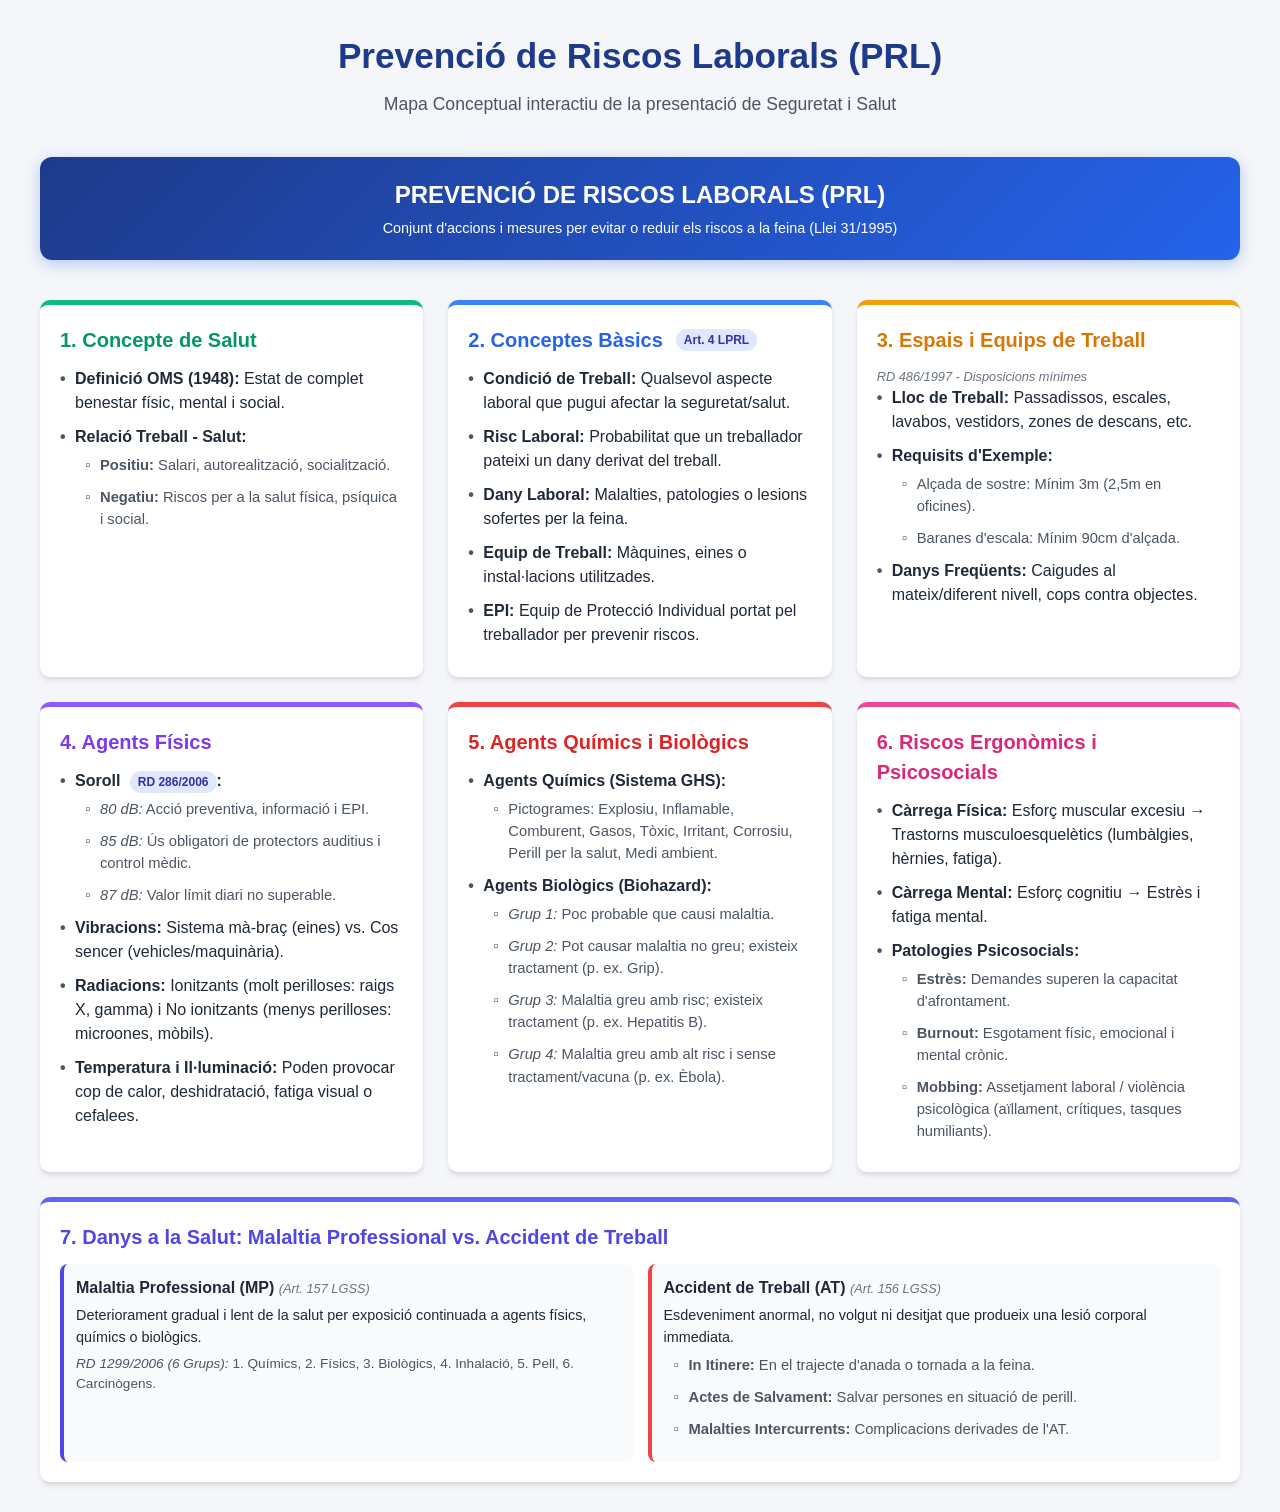
<file: picasso/ipo/ra2.1/index.html>
<!DOCTYPE html>
<html lang="es">
<head>
  <meta charset="UTF-8">
  <meta name="viewport" content="width=device-width, initial-scale=1.0">
  <title>Mapa Conceptual - Prevenció de Riscos Laborals (PRL)</title>
  <style>
    :root {
      --bg-color: #f4f6f9;
      --card-bg: #ffffff;
      --primary: #1e3a8a;
      --secondary: #2563eb;
      --accent-1: #059669;
      --accent-2: #d97706;
      --accent-3: #dc2626;
      --accent-4: #7c3aed;
      --text-main: #1f2937;
      --text-muted: #4b5563;
      --border: #e5e7eb;
    }

    * {
      box-sizing: border-box;
      margin: 0;
      padding: 0;
      font-family: 'Segoe UI', Tahoma, Geneva, Verdana, sans-serif;
    }

    body {
      background-color: var(--bg-color);
      color: var(--text-main);
      padding: 30px 20px;
      line-height: 1.5;
    }

    header {
      text-align: center;
      margin-bottom: 40px;
    }

    header h1 {
      color: var(--primary);
      font-size: 2.2rem;
      margin-bottom: 8px;
    }

    header p {
      color: var(--text-muted);
      font-size: 1.1rem;
    }

    .tree-container {
      max-width: 1200px;
      margin: 0 auto;
    }

    /* Core Node */
    .main-node {
      background: linear-gradient(135deg, #1e3a8a, #2563eb);
      color: white;
      text-align: center;
      padding: 20px;
      border-radius: 12px;
      font-size: 1.5rem;
      font-weight: bold;
      box-shadow: 0 4px 15px rgba(37, 99, 235, 0.3);
      margin-bottom: 40px;
    }

    /* Concept Grid */
    .grid {
      display: grid;
      grid-template-columns: repeat(auto-fit, minmax(340px, 1fr));
      gap: 25px;
    }

    .card {
      background: var(--card-bg);
      border-radius: 10px;
      padding: 20px;
      border-top: 5px solid var(--secondary);
      box-shadow: 0 4px 6px -1px rgba(0, 0, 0, 0.1), 0 2px 4px -1px rgba(0, 0, 0, 0.06);
      transition: transform 0.2s ease, box-shadow 0.2s ease;
    }

    .card:hover {
      transform: translateY(-3px);
      box-shadow: 0 10px 15px -3px rgba(0, 0, 0, 0.1);
    }

    .card.c-salut { border-color: #10b981; }
    .card.c-basics { border-color: #3b82f6; }
    .card.c-espais { border-color: #f59e0b; }
    .card.c-fisics { border-color: #8b5cf6; }
    .card.c-quimics { border-color: #ef4444; }
    .card.c-ergonomics { border-color: #ec4899; }
    .card.c-danys { border-color: #6366f1; }

    .card h2 {
      font-size: 1.25rem;
      margin-bottom: 12px;
      display: flex;
      align-items: center;
      gap: 8px;
    }

    .card.c-salut h2 { color: #059669; }
    .card.c-basics h2 { color: #2563eb; }
    .card.c-espais h2 { color: #d97706; }
    .card.c-fisics h2 { color: #7c3aed; }
    .card.c-quimics h2 { color: #dc2626; }
    .card.c-ergonomics h2 { color: #db2777; }
    .card.c-danys h2 { color: #4f46e5; }

    ul {
      list-style: none;
      padding-left: 0;
    }

    li {
      margin-bottom: 10px;
      padding-left: 15px;
      position: relative;
    }

    li::before {
      content: "•";
      position: absolute;
      left: 0;
      color: var(--text-muted);
      font-weight: bold;
    }

    .sub-list {
      margin-top: 5px;
      margin-left: 10px;
      font-size: 0.92rem;
      color: var(--text-muted);
    }

    .sub-list li::before {
      content: "▫";
    }

    .badge {
      display: inline-block;
      background-color: #e0e7ff;
      color: #3730a3;
      font-size: 0.75rem;
      font-weight: 600;
      padding: 2px 8px;
      border-radius: 9999px;
      margin-left: 5px;
    }

    .legal-tag {
      font-size: 0.8rem;
      color: #6b7280;
      font-style: italic;
    }
  </style>
</head>
<body>

  <header>
    <h1>Prevenció de Riscos Laborals (PRL)</h1>
    <p>Mapa Conceptual interactiu de la presentació de Seguretat i Salut</p>
  </header>

  <div class="tree-container">
    <div class="main-node">
      PREVENCIÓ DE RISCOS LABORALS (PRL)
      <div style="font-size: 0.9rem; font-weight: normal; margin-top: 5px;">
        Conjunt d'accions i mesures per evitar o reduir els riscos a la feina (Llei 31/1995)
      </div>
    </div>

    <div class="grid">

      <!-- 1. SALUT I TREBALL -->
      <div class="card c-salut">
        <h2>1. Concepte de Salut</h2>
        <ul>
          <li><strong>Definició OMS (1948):</strong> Estat de complet benestar físic, mental i social.</li>
          <li><strong>Relació Treball - Salut:</strong>
            <ul class="sub-list">
              <li><strong>Positiu:</strong> Salari, autorealització, socialització.</li>
              <li><strong>Negatiu:</strong> Riscos per a la salut física, psíquica i social.</li>
            </ul>
          </li>
        </ul>
      </div>

      <!-- 2. CONCEPTES BÀSICS -->
      <div class="card c-basics">
        <h2>2. Conceptes Bàsics <span class="badge">Art. 4 LPRL</span></h2>
        <ul>
          <li><strong>Condició de Treball:</strong> Qualsevol aspecte laboral que pugui afectar la seguretat/salut.</li>
          <li><strong>Risc Laboral:</strong> Probabilitat que un treballador pateixi un dany derivat del treball.</li>
          <li><strong>Dany Laboral:</strong> Malalties, patologies o lesions sofertes per la feina.</li>
          <li><strong>Equip de Treball:</strong> Màquines, eines o instal·lacions utilitzades.</li>
          <li><strong>EPI:</strong> Equip de Protecció Individual portat pel treballador per prevenir riscos.</li>
        </ul>
      </div>

      <!-- 3. ESPAIS I EQUIPS -->
      <div class="card c-espais">
        <h2>3. Espais i Equips de Treball</h2>
        <div class="legal-tag">RD 486/1997 - Disposicions mínimes</div>
        <ul>
          <li><strong>Lloc de Treball:</strong> Passadissos, escales, lavabos, vestidors, zones de descans, etc.</li>
          <li><strong>Requisits d'Exemple:</strong>
            <ul class="sub-list">
              <li>Alçada de sostre: Mínim 3m (2,5m en oficines).</li>
              <li>Baranes d'escala: Mínim 90cm d'alçada.</li>
            </ul>
          </li>
          <li><strong>Danys Freqüents:</strong> Caigudes al mateix/diferent nivell, cops contra objectes.</li>
        </ul>
      </div>

      <!-- 4. AGENTS FÍSICS -->
      <div class="card c-fisics">
        <h2>4. Agents Físics</h2>
        <ul>
          <li><strong>Soroll <span class="badge">RD 286/2006</span>:</strong>
            <ul class="sub-list">
              <li><em>80 dB:</em> Acció preventiva, informació i EPI.</li>
              <li><em>85 dB:</em> Ús obligatori de protectors auditius i control mèdic.</li>
              <li><em>87 dB:</em> Valor límit diari no superable.</li>
            </ul>
          </li>
          <li><strong>Vibracions:</strong> Sistema mà-braç (eines) vs. Cos sencer (vehicles/maquinària).</li>
          <li><strong>Radiacions:</strong> Ionitzants (molt perilloses: raigs X, gamma) i No ionitzants (menys perilloses: microones, mòbils).</li>
          <li><strong>Temperatura i Il·luminació:</strong> Poden provocar cop de calor, deshidratació, fatiga visual o cefalees.</li>
        </ul>
      </div>

      <!-- 5. AGENTS QUÍMICS I BIOLÒGICS -->
      <div class="card c-quimics">
        <h2>5. Agents Químics i Biològics</h2>
        <ul>
          <li><strong>Agents Químics (Sistema GHS):</strong>
            <ul class="sub-list">
              <li>Pictogrames: Explosiu, Inflamable, Comburent, Gasos, Tòxic, Irritant, Corrosiu, Perill per la salut, Medi ambient.</li>
            </ul>
          </li>
          <li><strong>Agents Biològics (Biohazard):</strong>
            <ul class="sub-list">
              <li><em>Grup 1:</em> Poc probable que causi malaltia.</li>
              <li><em>Grup 2:</em> Pot causar malaltia no greu; existeix tractament (p. ex. Grip).</li>
              <li><em>Grup 3:</em> Malaltia greu amb risc; existeix tractament (p. ex. Hepatitis B).</li>
              <li><em>Grup 4:</em> Malaltia greu amb alt risc i sense tractament/vacuna (p. ex. Èbola).</li>
            </ul>
          </li>
        </ul>
      </div>

      <!-- 6. ERGONOMIA I PSICOSOCIALS -->
      <div class="card c-ergonomics">
        <h2>6. Riscos Ergonòmics i Psicosocials</h2>
        <ul>
          <li><strong>Càrrega Física:</strong> Esforç muscular excesiu &rarr; Trastorns musculoesquelètics (lumbàlgies, hèrnies, fatiga).</li>
          <li><strong>Càrrega Mental:</strong> Esforç cognitiu &rarr; Estrès i fatiga mental.</li>
          <li><strong>Patologies Psicosocials:</strong>
            <ul class="sub-list">
              <li><strong>Estrès:</strong> Demandes superen la capacitat d'afrontament.</li>
              <li><strong>Burnout:</strong> Esgotament físic, emocional i mental crònic.</li>
              <li><strong>Mobbing:</strong> Assetjament laboral / violència psicològica (aïllament, crítiques, tasques humiliants).</li>
            </ul>
          </li>
        </ul>
      </div>

      <!-- 7. DANYS A LA SALUT -->
      <div class="card c-danys" style="grid-column: 1 / -1;">
        <h2>7. Danys a la Salut: Malaltia Professional vs. Accident de Treball</h2>
        <div style="display: grid; grid-template-columns: repeat(auto-fit, minmax(300px, 1fr)); gap: 15px; margin-top: 10px;">
          
          <div style="background: #f8fafc; padding: 12px; border-radius: 8px; border-left: 4px solid #4f46e5;">
            <strong>Malaltia Professional (MP)</strong> <span class="legal-tag">(Art. 157 LGSS)</span>
            <p style="font-size: 0.9rem; margin-top: 5px;">Deteriorament gradual i lent de la salut per exposició continuada a agents físics, químics o biològics.</p>
            <p style="font-size: 0.85rem; color: var(--text-muted); margin-top: 5px;">
              <em>RD 1299/2006 (6 Grups):</em> 1. Químics, 2. Físics, 3. Biològics, 4. Inhalació, 5. Pell, 6. Carcinògens.
            </p>
          </div>

          <div style="background: #f8fafc; padding: 12px; border-radius: 8px; border-left: 4px solid #ef4444;">
            <strong>Accident de Treball (AT)</strong> <span class="legal-tag">(Art. 156 LGSS)</span>
            <p style="font-size: 0.9rem; margin-top: 5px;">Esdeveniment anormal, no volgut ni desitjat que produeix una lesió corporal immediata.</p>
            <ul class="sub-list" style="margin-top: 5px;">
              <li><strong>In Itinere:</strong> En el trajecte d'anada o tornada a la feina.</li>
              <li><strong>Actes de Salvament:</strong> Salvar persones en situació de perill.</li>
              <li><strong>Malalties Intercurrents:</strong> Complicacions derivades de l'AT.</li>
            </ul>
          </div>

        </div>
      </div>

    </div>
  </div>

</body>
</html>
</file>
